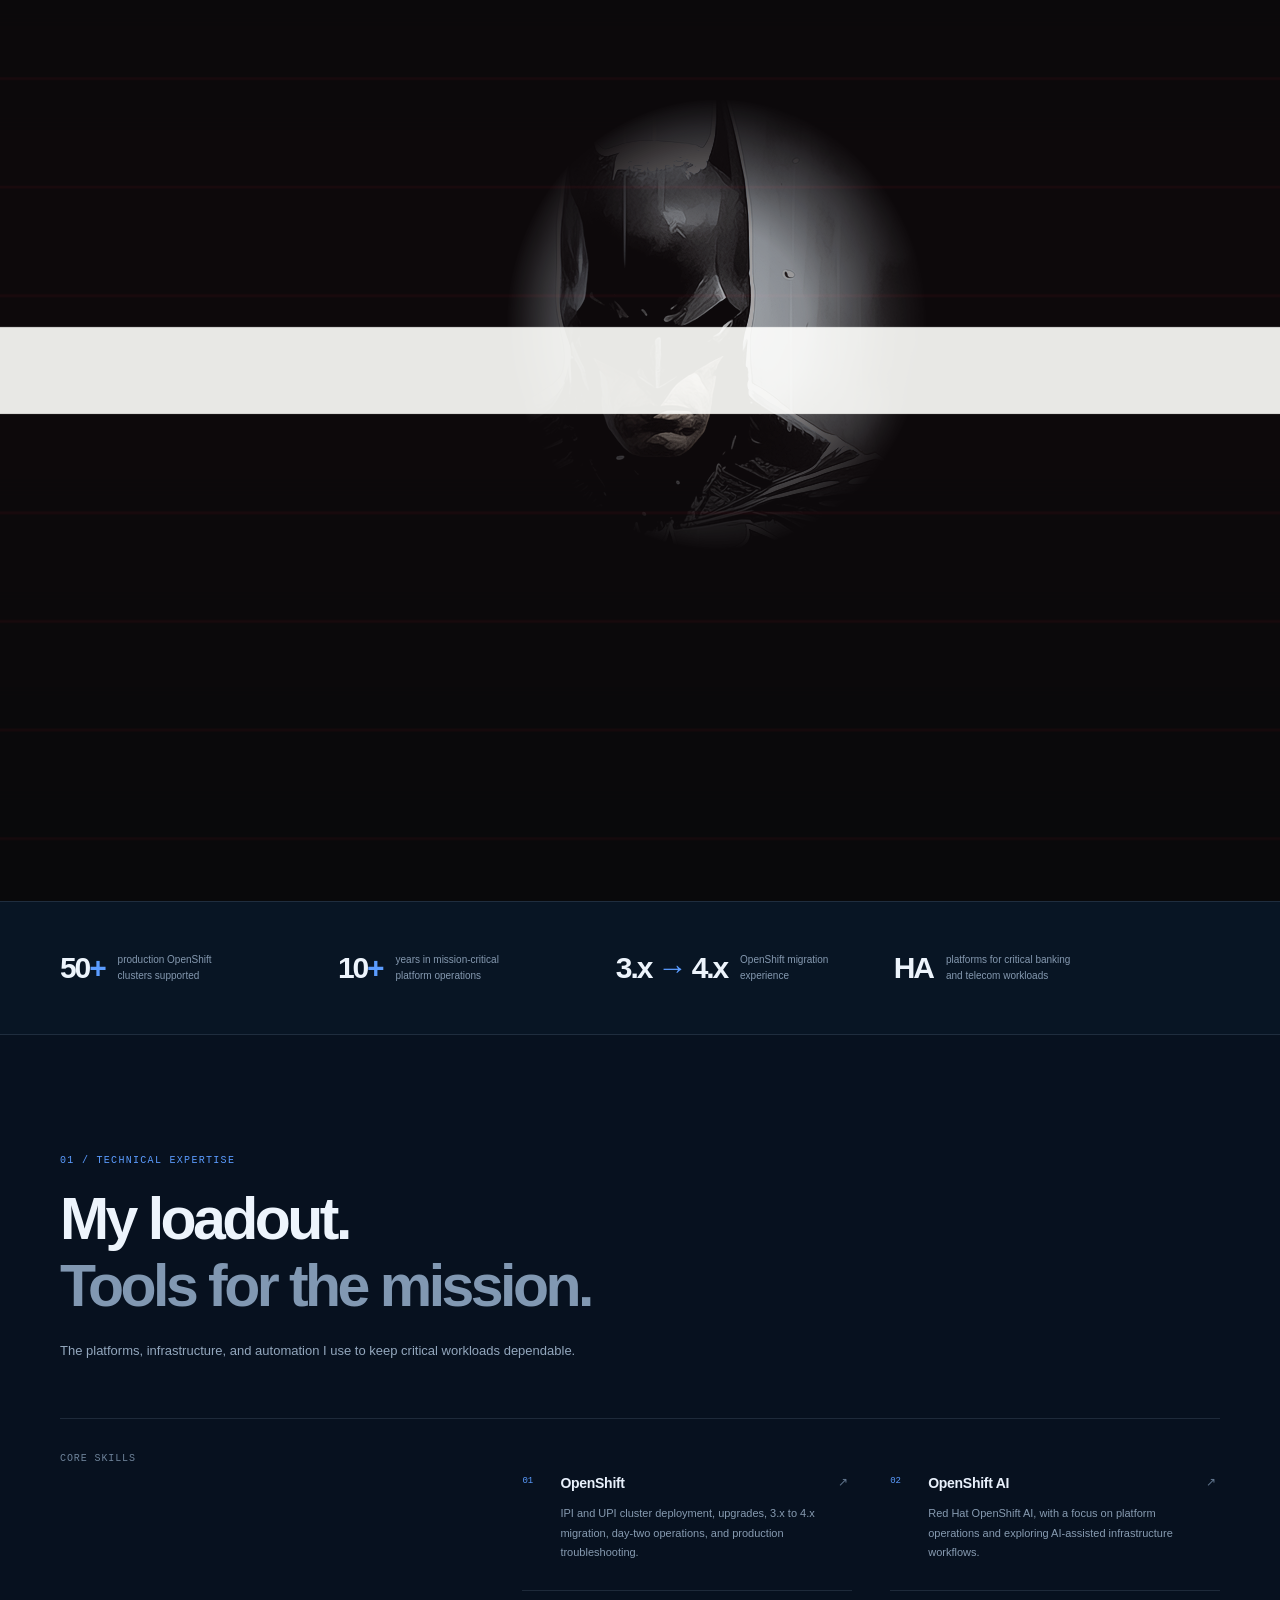
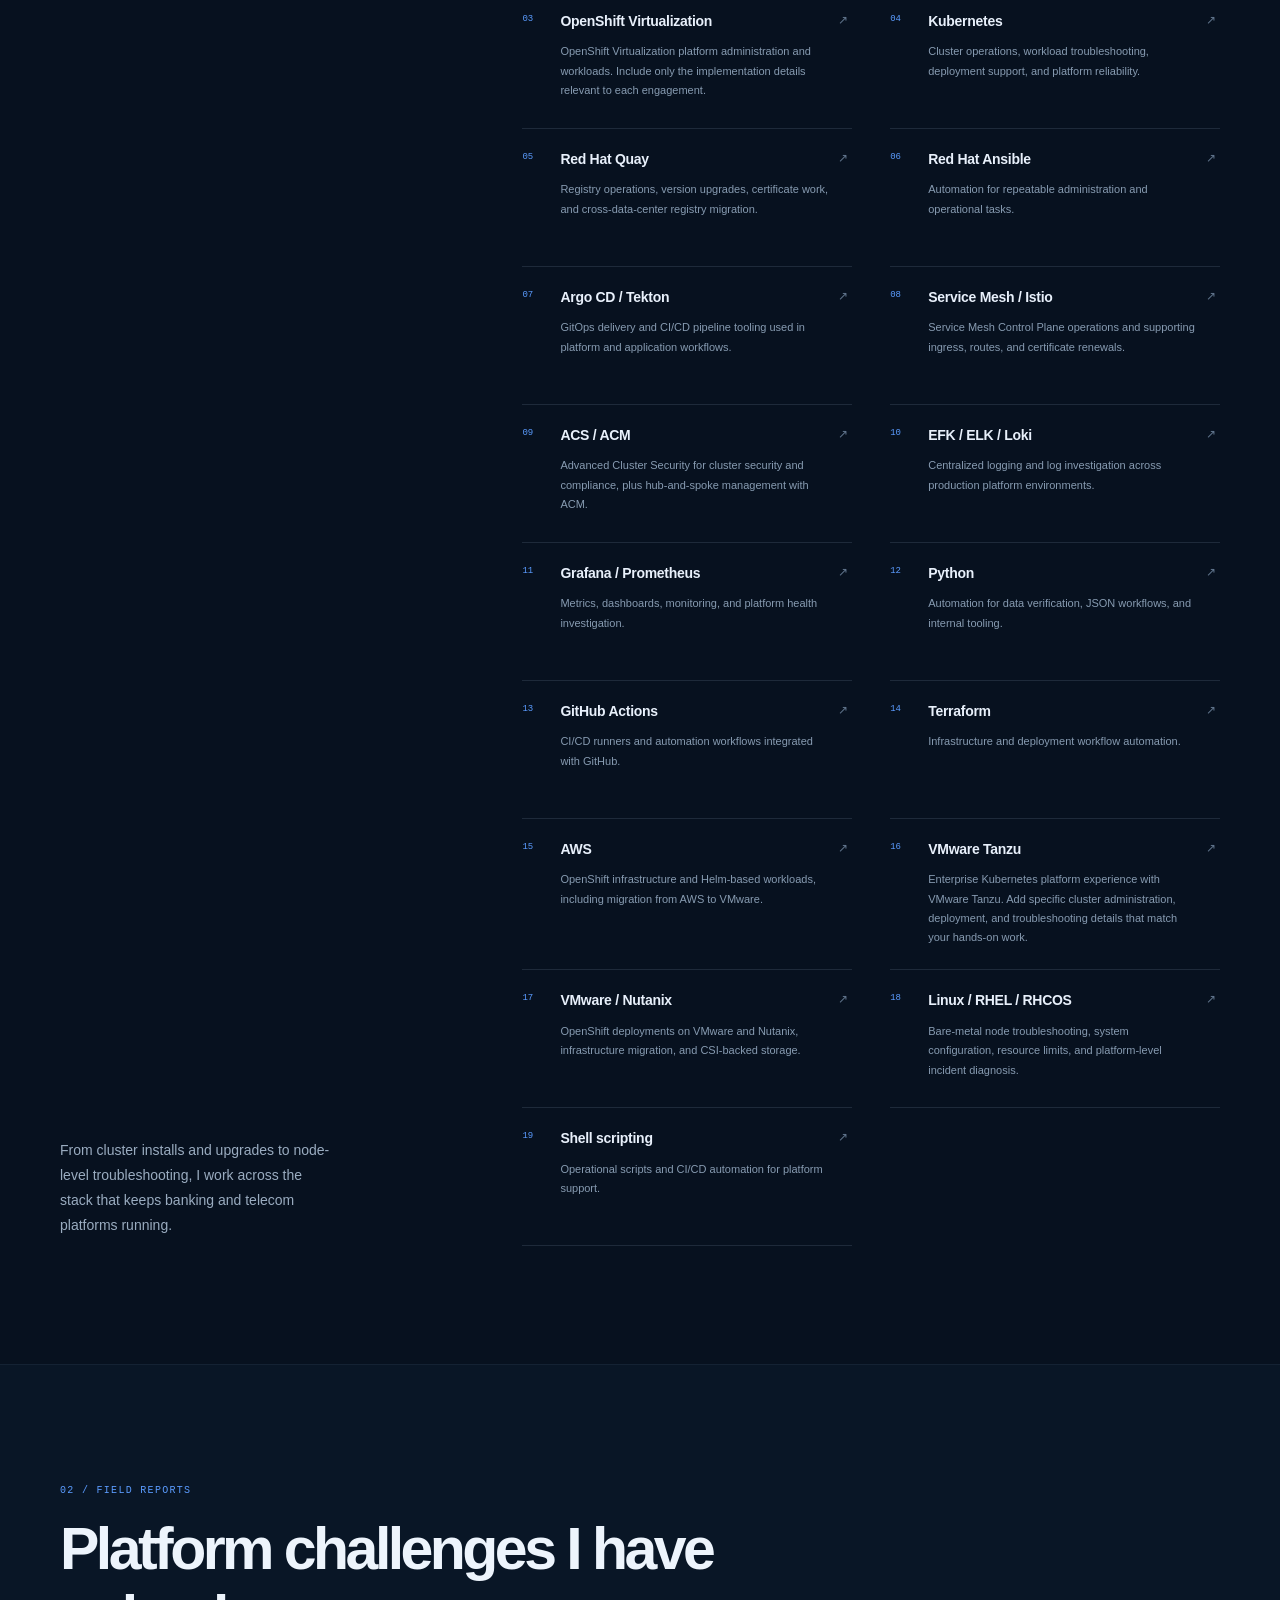
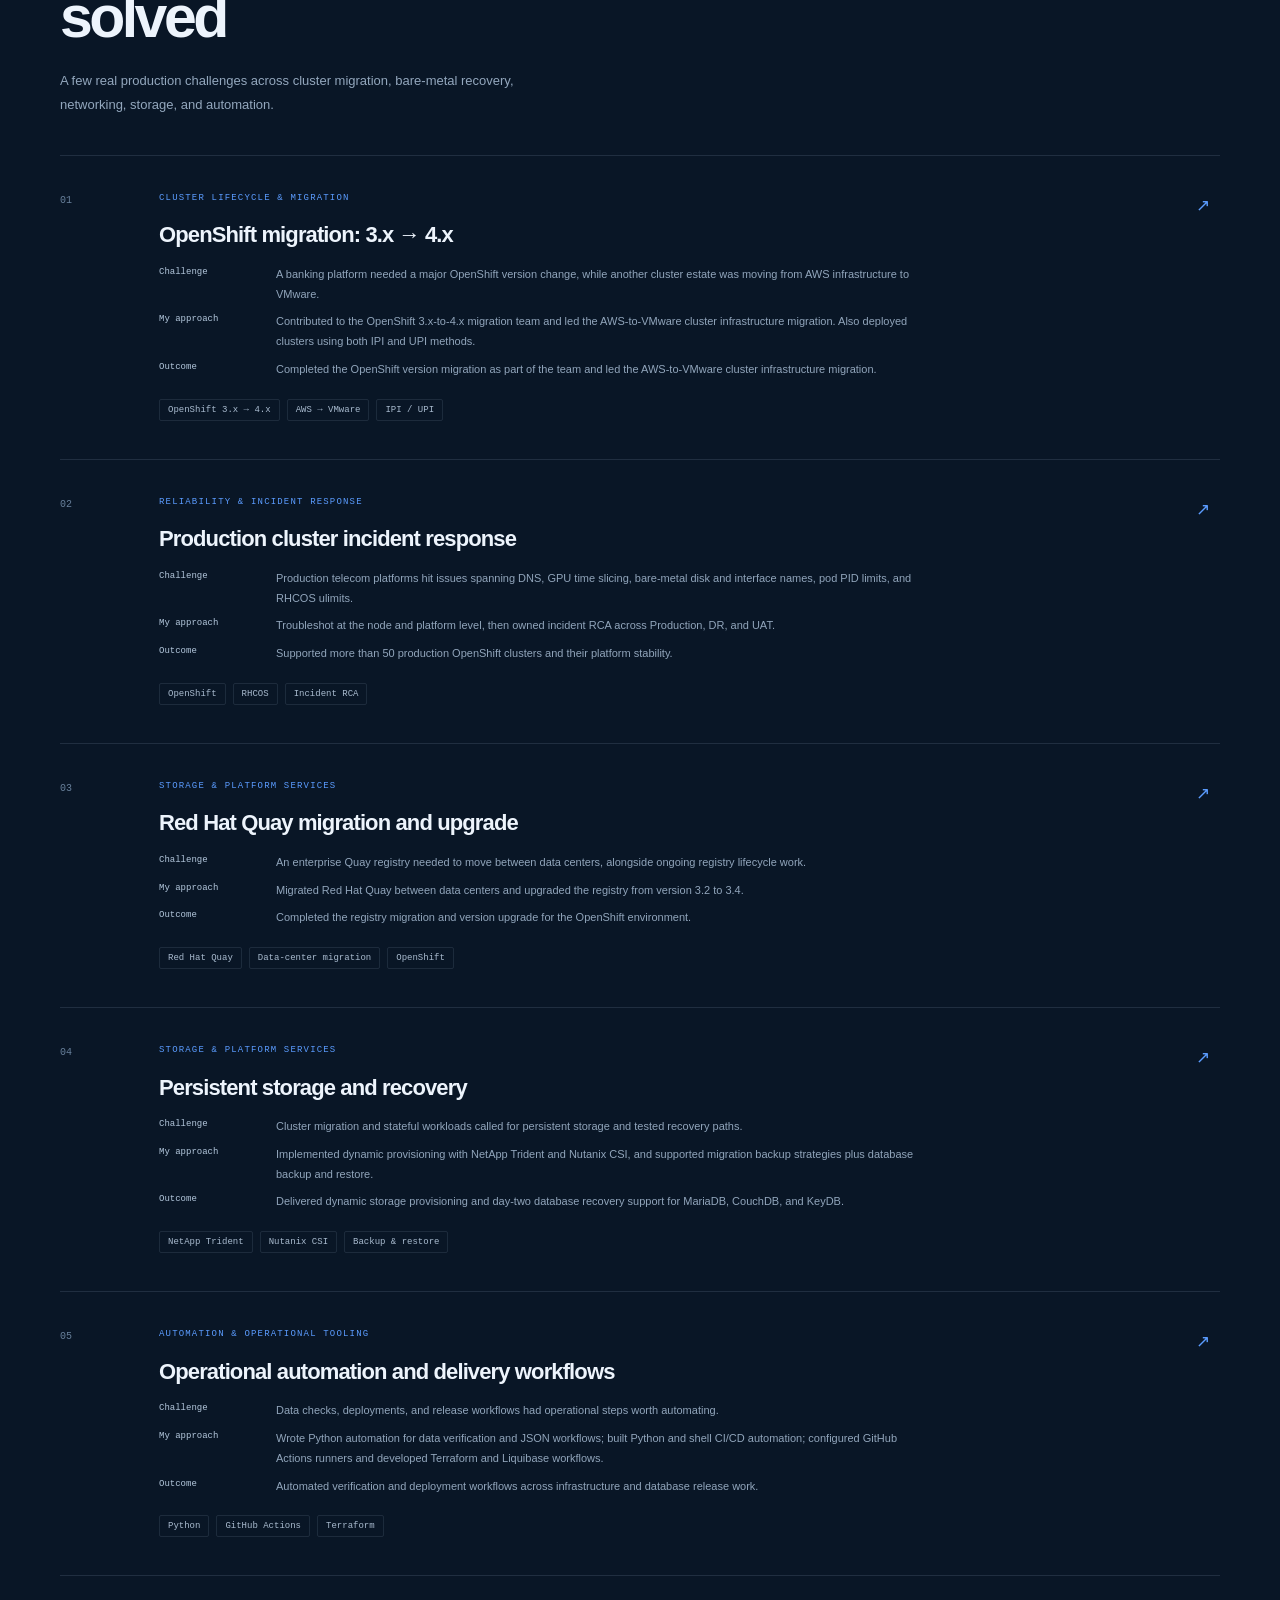
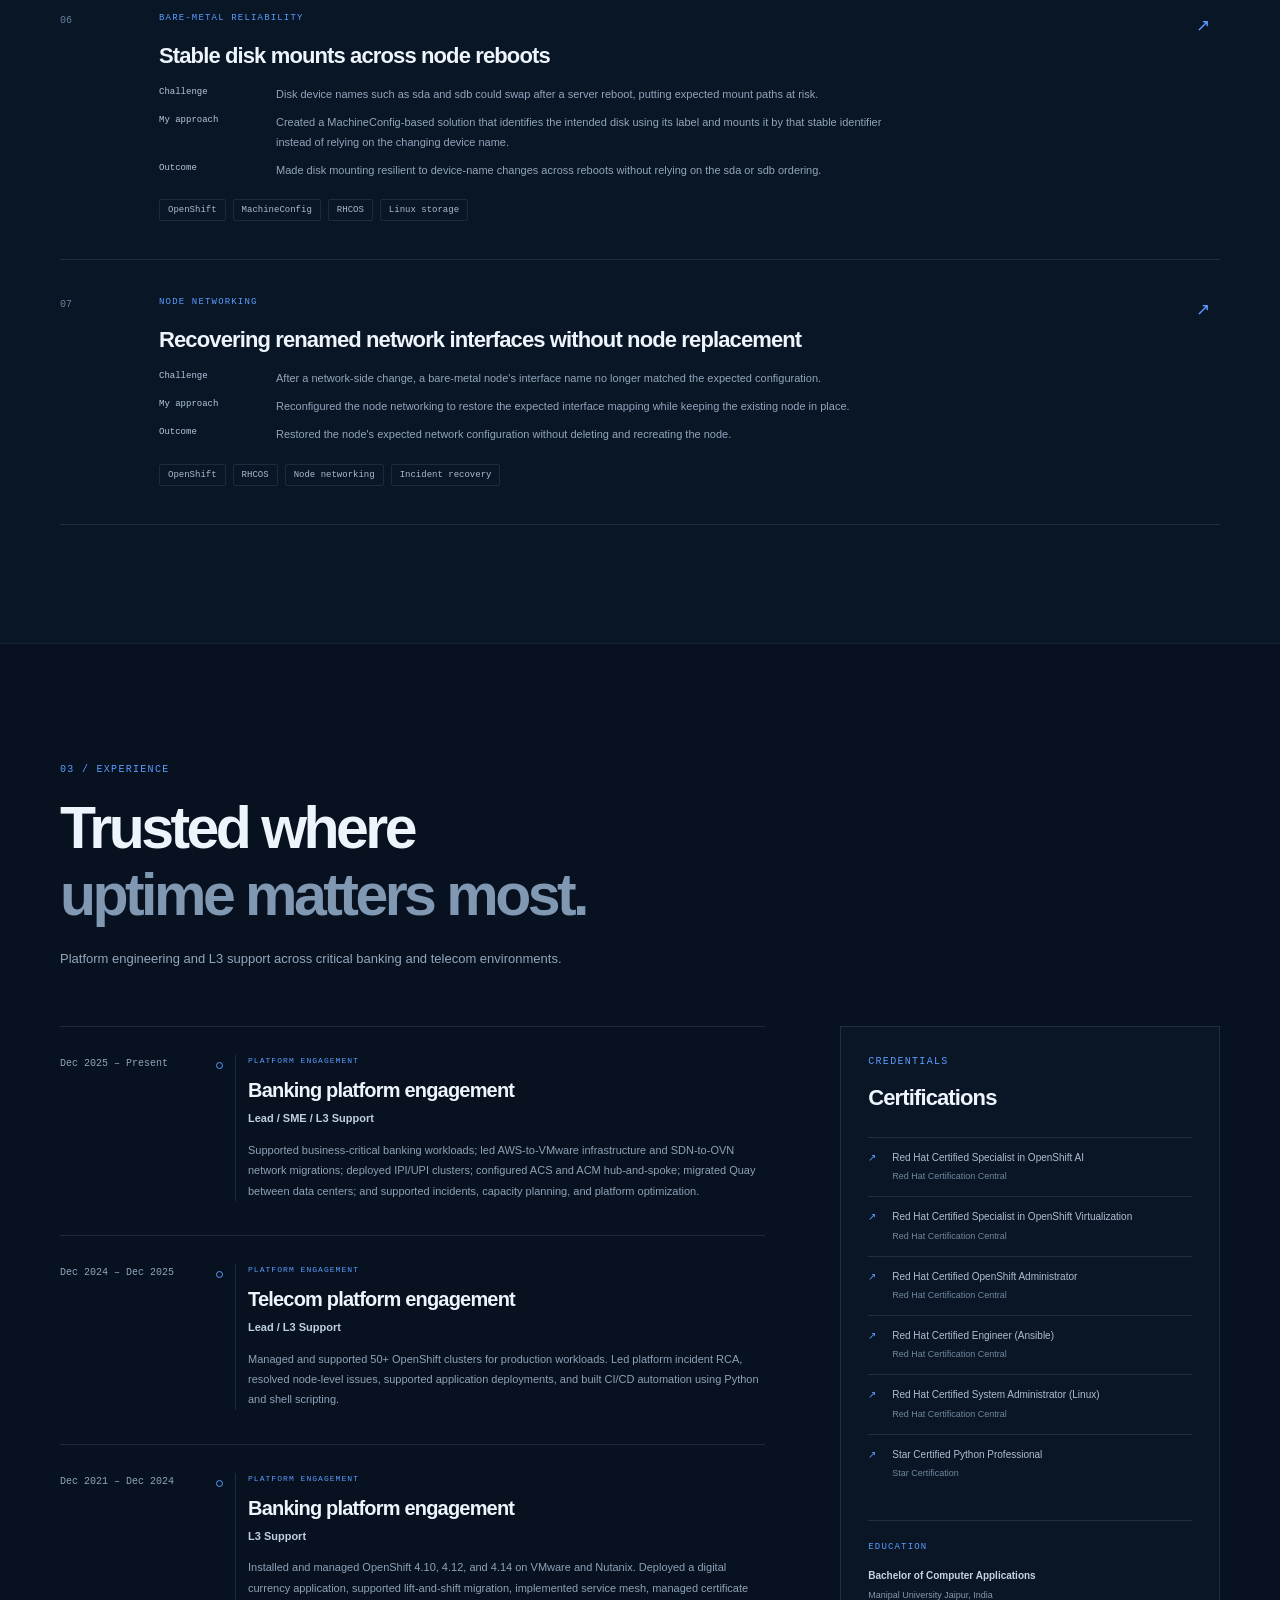
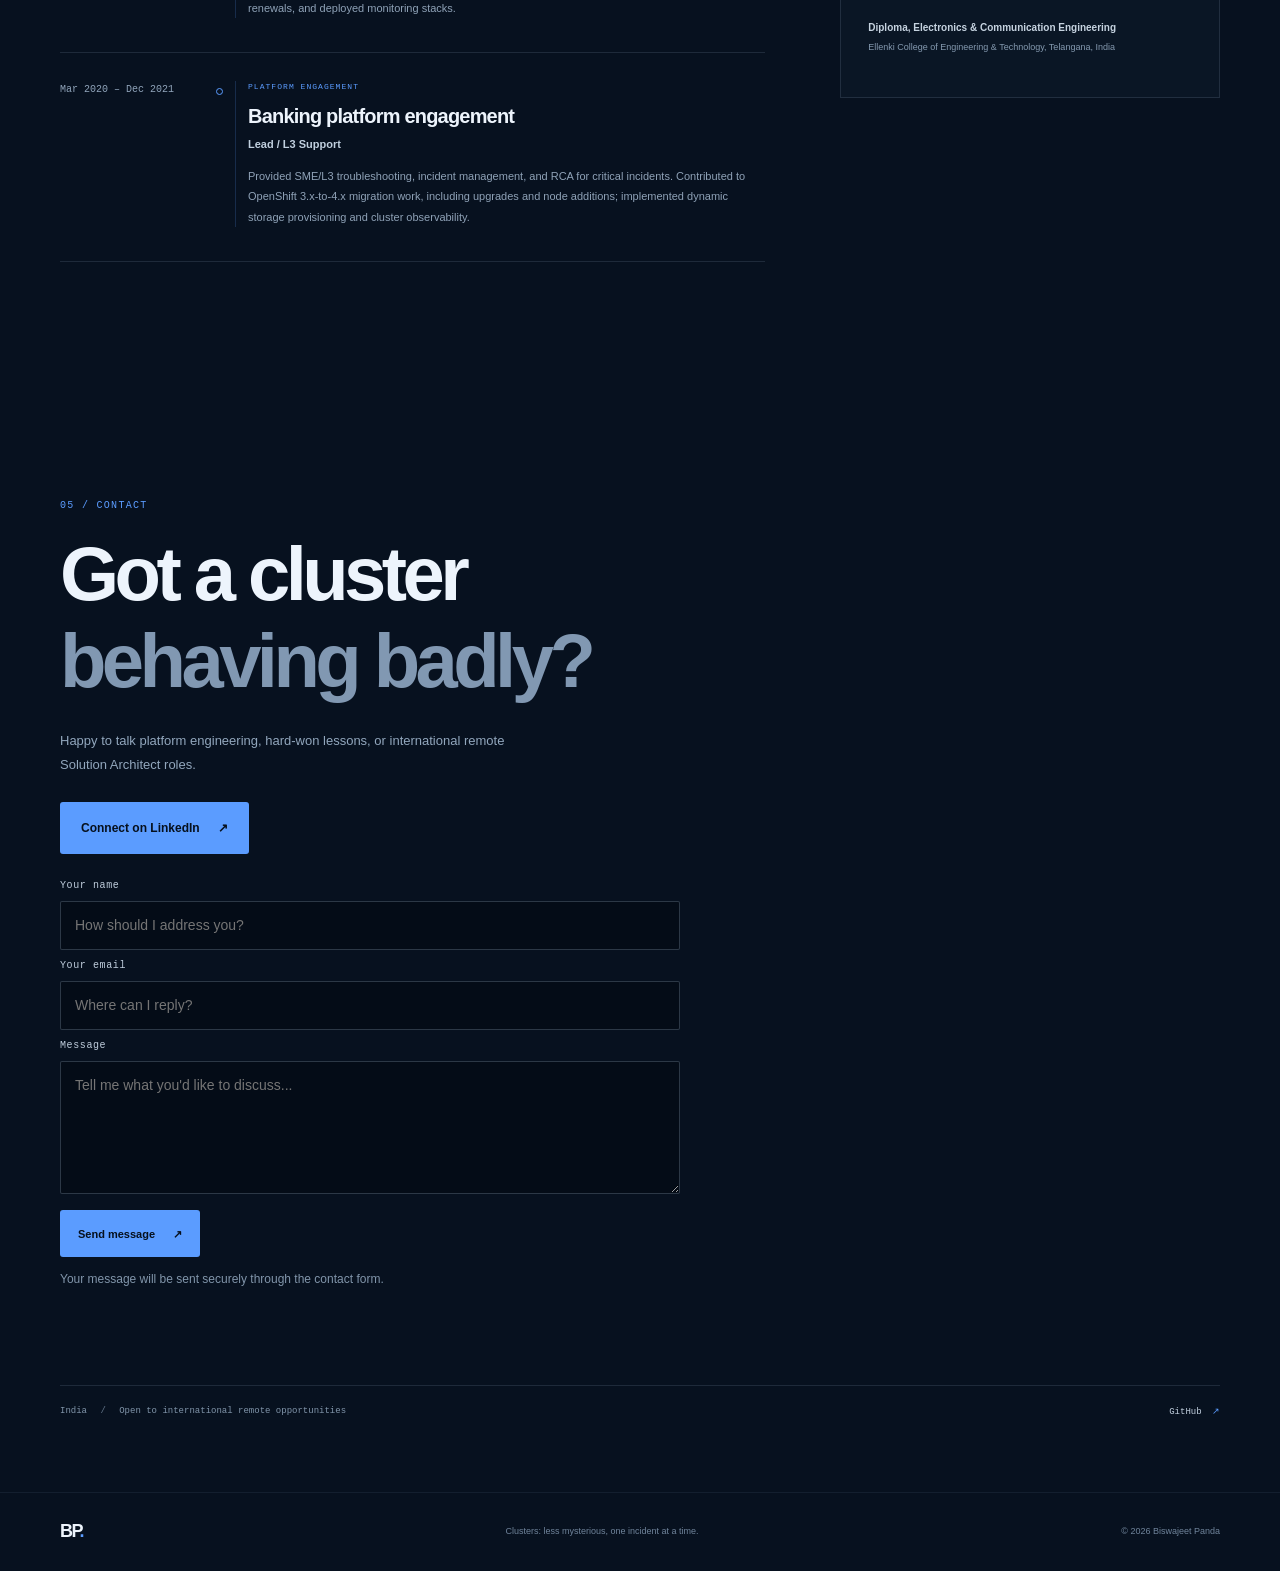
<file: index.html>
<!doctype html>
<html lang="en">
  <head>
    <meta charset="utf-8">
    <meta name="viewport" content="width=device-width, initial-scale=1">
    <meta name="theme-color" content="#07111f">
    <meta name="description" content="Biswajeet Panda | Solution Architect specializing in Red Hat OpenShift, Kubernetes, and platform engineering. OpenShift platforms for critical applications, reliable migrations, and calmer incident calls.">
    <meta property="og:type" content="website">
    <meta property="og:title" content="Biswajeet Panda | Solution Architect">
    <meta property="og:description" content="OpenShift platforms for critical applications, reliable migrations, and calmer incident calls.">
    <title>Biswajeet Panda | SHADOW ARCHITECT | OpenShift &amp; Platform Engineering</title>
    <link rel="preconnect" href="https://fonts.googleapis.com">
    <link rel="preconnect" href="https://fonts.gstatic.com" crossorigin>
    <link href="https://fonts.googleapis.com/css2?family=Bebas+Neue&amp;display=swap" rel="stylesheet">
    <link rel="stylesheet" href="style.css">
    <script src="script.js" defer></script>
  </head>
  <body>
    <a class="skip-link" href="#main">Skip to content</a>
    <header class="site-header">
      <nav class="nav-shell" aria-label="Main navigation">
        <a class="wordmark" href="#home" aria-label="Biswajeet Panda, home">BP<span>.</span></a>
        <button class="menu-toggle" type="button" aria-expanded="false" aria-controls="primary-navigation">
          <span class="menu-toggle-label">Menu</span>
          <span class="menu-icon" aria-hidden="true"><i></i><i></i></span>
        </button>
        <div class="nav-links" id="primary-navigation">
          <a href="#expertise">Expertise</a>
          <a href="#work">Selected work</a>
          <a href="#experience">Experience</a>
          <a class="nav-contact" href="#contact">Connect <span aria-hidden="true">↗</span></a>
        </div>
      </nav>
    </header>

    <main id="main">
      <section class="hero" id="home" aria-labelledby="hero-title">
        <div class="hero-image-layer" aria-hidden="true">
          <img class="hero-image" src="assets/batman-8510022_1280.png" alt="">
          <div class="hero-atmosphere"></div>
          <canvas class="hero-rain" id="hero-rain" aria-hidden="true"></canvas>
          <div class="hero-lightning" aria-hidden="true">
            <svg class="lightning-bolt" viewBox="0 0 260 620" preserveAspectRatio="none" aria-hidden="true">
              <path class="bolt-branch" d="M126 10 L96 122 L118 116 L66 236 L102 218 L38 365 L88 333 L65 458" />
              <path class="bolt-main" d="M126 10 L96 122 L142 105 L105 226 L157 194 L112 330 L161 290 L136 424 L174 390 L160 552" />
              <path class="bolt-core" d="M126 10 L96 122 L142 105 L105 226 L157 194 L112 330 L161 290 L136 424 L174 390 L160 552" />
            </svg>
          </div>
        </div>
        <div class="hero-content">
          <div class="hero-copy reveal">
            <p class="eyebrow"><span class="status-dot"></span> THE MAN BEHIND THE MASK</p>
            <p class="hero-kicker">SYSTEMS AFTER DARK <span aria-hidden="true">/</span> 01:17 AM</p>
            <h1 id="hero-title"><span class="name-red">Biswa</span>jeet Panda<span class="hero-period">.</span></h1>
            <p class="hero-descriptor">Solution Architect <span aria-hidden="true">|</span> OpenShift &amp; Platform Engineering</p>
            <p class="hero-intro">Hey, I’m Biswajeet. I work with OpenShift platforms running critical applications. My focus is keeping clusters reliable, migrations controlled, and production incidents from becoming everyone’s evening plan.</p>
            <p class="hero-tagline">I like my clusters stable and my incident calls short.</p>
            <div class="hero-actions">
              <a class="button button-quiet" href="Biswajeet_Panda_Solution_Architect_Resume.docx" download>Download resume <span aria-hidden="true">↓</span></a>
              <a class="button button-quiet" href="#work">View my work <span aria-hidden="true">↘</span></a>
              <a class="button button-primary" href="#contact">Connect <span aria-hidden="true">↗</span></a>
            </div>
            <p class="explore-hint" id="explore-hint" aria-live="polite">Move your cursor to reveal the truth.</p>
            <p class="hero-note">Open to international remote opportunities. Based in India.</p>
          </div>
        </div>
        <div class="hero-footer">
          <span>10+ years in platform operations</span>
          <span>Banking &amp; telecom environments</span>
          <a href="#expertise">What I work on <span aria-hidden="true">↓</span></a>
        </div>
      </section>
      <canvas class="hero-opening-mask" id="hero-opening-mask" aria-hidden="true"></canvas>
      <img class="opening-face-teaser" src="assets/batman-8510022_1280.png" alt="" aria-hidden="true">
      <div class="opening-accessible-copy">
        <p>Gotham, after dark.</p>
        <h2>The man behind the mask</h2>
        <p>Move your cursor to reveal the truth.</p>
        <p>Night Watch, 01:17 AM.</p>
      </div>

      <section class="proof-strip" aria-label="Career highlights">
        <div class="section-wrap proof-grid">
          <div><strong>50<span>+</span></strong><span>production OpenShift<br>clusters supported</span></div>
          <div><strong>10<span>+</span></strong><span>years in mission-critical<br>platform operations</span></div>
          <div><strong>3.x <span>→</span> 4.x</strong><span>OpenShift migration<br>experience</span></div>
          <div><strong>HA</strong><span>platforms for critical banking<br>and telecom workloads</span></div>
        </div>
      </section>

      <section class="section-wrap section-block" id="expertise" aria-labelledby="expertise-title">
        <div class="section-heading reveal">
          <p class="eyebrow">01 / TECHNICAL EXPERTISE</p>
          <h2 id="expertise-title">My loadout.<br><span>Tools for the mission.</span></h2>
          <p class="section-lede">The platforms, infrastructure, and automation I use to keep critical workloads dependable.</p>
        </div>
        <div class="expertise-layout reveal">
          <div class="expertise-intro">
            <span class="index-mark">CORE SKILLS</span>
            <p>From cluster installs and upgrades to node-level troubleshooting, I work across the stack that keeps banking and telecom platforms running.</p>
          </div>
          <div class="expertise-list" id="expertise-list">
            <article class="expertise-item"><span class="item-number">01</span><div><h3>OpenShift</h3><p>IPI and UPI cluster deployment, upgrades, 3.x to 4.x migration, day-two operations, and production troubleshooting.</p></div><span class="item-arrow" aria-hidden="true">↗</span></article>
            <article class="expertise-item"><span class="item-number">02</span><div><h3>OpenShift AI</h3><p>Red Hat OpenShift AI, with a focus on platform operations and exploring AI-assisted infrastructure workflows.</p></div><span class="item-arrow" aria-hidden="true">↗</span></article>
            <article class="expertise-item"><span class="item-number">03</span><div><h3>OpenShift Virtualization</h3><p>OpenShift Virtualization platform administration and workloads. Include only the implementation details relevant to each engagement.</p></div><span class="item-arrow" aria-hidden="true">↗</span></article>
            <article class="expertise-item"><span class="item-number">04</span><div><h3>Kubernetes</h3><p>Cluster operations, workload troubleshooting, deployment support, and platform reliability.</p></div><span class="item-arrow" aria-hidden="true">↗</span></article>
            <article class="expertise-item"><span class="item-number">05</span><div><h3>Red Hat Quay</h3><p>Registry operations, version upgrades, certificate work, and cross-data-center registry migration.</p></div><span class="item-arrow" aria-hidden="true">↗</span></article>
            <article class="expertise-item"><span class="item-number">06</span><div><h3>Red Hat Ansible</h3><p>Automation for repeatable administration and operational tasks.</p></div><span class="item-arrow" aria-hidden="true">↗</span></article>
            <article class="expertise-item"><span class="item-number">07</span><div><h3>Argo CD / Tekton</h3><p>GitOps delivery and CI/CD pipeline tooling used in platform and application workflows.</p></div><span class="item-arrow" aria-hidden="true">↗</span></article>
            <article class="expertise-item"><span class="item-number">08</span><div><h3>Service Mesh / Istio</h3><p>Service Mesh Control Plane operations and supporting ingress, routes, and certificate renewals.</p></div><span class="item-arrow" aria-hidden="true">↗</span></article>
            <article class="expertise-item"><span class="item-number">09</span><div><h3>ACS / ACM</h3><p>Advanced Cluster Security for cluster security and compliance, plus hub-and-spoke management with ACM.</p></div><span class="item-arrow" aria-hidden="true">↗</span></article>
            <article class="expertise-item"><span class="item-number">10</span><div><h3>EFK / ELK / Loki</h3><p>Centralized logging and log investigation across production platform environments.</p></div><span class="item-arrow" aria-hidden="true">↗</span></article>
            <article class="expertise-item"><span class="item-number">11</span><div><h3>Grafana / Prometheus</h3><p>Metrics, dashboards, monitoring, and platform health investigation.</p></div><span class="item-arrow" aria-hidden="true">↗</span></article>
            <article class="expertise-item"><span class="item-number">12</span><div><h3>Python</h3><p>Automation for data verification, JSON workflows, and internal tooling.</p></div><span class="item-arrow" aria-hidden="true">↗</span></article>
            <article class="expertise-item"><span class="item-number">13</span><div><h3>GitHub Actions</h3><p>CI/CD runners and automation workflows integrated with GitHub.</p></div><span class="item-arrow" aria-hidden="true">↗</span></article>
            <article class="expertise-item"><span class="item-number">14</span><div><h3>Terraform</h3><p>Infrastructure and deployment workflow automation.</p></div><span class="item-arrow" aria-hidden="true">↗</span></article>
            <article class="expertise-item"><span class="item-number">15</span><div><h3>AWS</h3><p>OpenShift infrastructure and Helm-based workloads, including migration from AWS to VMware.</p></div><span class="item-arrow" aria-hidden="true">↗</span></article>
            <article class="expertise-item"><span class="item-number">16</span><div><h3>VMware Tanzu</h3><p>Enterprise Kubernetes platform experience with VMware Tanzu. Add specific cluster administration, deployment, and troubleshooting details that match your hands-on work.</p></div><span class="item-arrow" aria-hidden="true">↗</span></article>
            <article class="expertise-item"><span class="item-number">17</span><div><h3>VMware / Nutanix</h3><p>OpenShift deployments on VMware and Nutanix, infrastructure migration, and CSI-backed storage.</p></div><span class="item-arrow" aria-hidden="true">↗</span></article>
            <article class="expertise-item"><span class="item-number">18</span><div><h3>Linux / RHEL / RHCOS</h3><p>Bare-metal node troubleshooting, system configuration, resource limits, and platform-level incident diagnosis.</p></div><span class="item-arrow" aria-hidden="true">↗</span></article>
            <article class="expertise-item"><span class="item-number">19</span><div><h3>Shell scripting</h3><p>Operational scripts and CI/CD automation for platform support.</p></div><span class="item-arrow" aria-hidden="true">↗</span></article>
          </div>
        </div>
      </section>

      <section class="work-section" id="work" aria-labelledby="work-title">
        <div class="section-wrap section-block">
          <div class="section-heading work-heading reveal">
            <p class="eyebrow">02 / FIELD REPORTS</p>
            <h2 id="work-title">Platform challenges I have solved</h2>
            <p class="section-lede">A few real production challenges across cluster migration, bare-metal recovery, networking, storage, and automation.</p>
          </div>
          <div class="project-list" id="project-list">
            <article class="project-item reveal">
              <span class="project-number">01</span><div class="project-main">
                <p class="eyebrow">CLUSTER LIFECYCLE &amp; MIGRATION</p><h3>OpenShift migration: 3.x → 4.x</h3>
                <dl class="project-story"><div><dt>Challenge</dt><dd>A banking platform needed a major OpenShift version change, while another cluster estate was moving from AWS infrastructure to VMware.</dd></div><div><dt>My approach</dt><dd>Contributed to the OpenShift 3.x-to-4.x migration team and led the AWS-to-VMware cluster infrastructure migration. Also deployed clusters using both IPI and UPI methods.</dd></div><div><dt>Outcome</dt><dd>Completed the OpenShift version migration as part of the team and led the AWS-to-VMware cluster infrastructure migration.</dd></div></dl>
                <ul class="tag-list" aria-label="Technologies and focus areas"><li>OpenShift 3.x → 4.x</li><li>AWS → VMware</li><li>IPI / UPI</li></ul>
              </div><span class="project-mark" aria-hidden="true">↗</span>
            </article>
            <article class="project-item reveal">
              <span class="project-number">02</span><div class="project-main">
                <p class="eyebrow">RELIABILITY &amp; INCIDENT RESPONSE</p><h3>Production cluster incident response</h3>
                <dl class="project-story"><div><dt>Challenge</dt><dd>Production telecom platforms hit issues spanning DNS, GPU time slicing, bare-metal disk and interface names, pod PID limits, and RHCOS ulimits.</dd></div><div><dt>My approach</dt><dd>Troubleshot at the node and platform level, then owned incident RCA across Production, DR, and UAT.</dd></div><div><dt>Outcome</dt><dd>Supported more than 50 production OpenShift clusters and their platform stability.</dd></div></dl>
                <ul class="tag-list" aria-label="Technologies and focus areas"><li>OpenShift</li><li>RHCOS</li><li>Incident RCA</li></ul>
              </div><span class="project-mark" aria-hidden="true">↗</span>
            </article>
            <article class="project-item reveal">
              <span class="project-number">03</span><div class="project-main">
                <p class="eyebrow">STORAGE &amp; PLATFORM SERVICES</p><h3>Red Hat Quay migration and upgrade</h3>
                <dl class="project-story"><div><dt>Challenge</dt><dd>An enterprise Quay registry needed to move between data centers, alongside ongoing registry lifecycle work.</dd></div><div><dt>My approach</dt><dd>Migrated Red Hat Quay between data centers and upgraded the registry from version 3.2 to 3.4.</dd></div><div><dt>Outcome</dt><dd>Completed the registry migration and version upgrade for the OpenShift environment.</dd></div></dl>
                <ul class="tag-list" aria-label="Technologies and focus areas"><li>Red Hat Quay</li><li>Data-center migration</li><li>OpenShift</li></ul>
              </div><span class="project-mark" aria-hidden="true">↗</span>
            </article>
            <article class="project-item reveal">
              <span class="project-number">04</span><div class="project-main">
                <p class="eyebrow">STORAGE &amp; PLATFORM SERVICES</p><h3>Persistent storage and recovery</h3>
                <dl class="project-story"><div><dt>Challenge</dt><dd>Cluster migration and stateful workloads called for persistent storage and tested recovery paths.</dd></div><div><dt>My approach</dt><dd>Implemented dynamic provisioning with NetApp Trident and Nutanix CSI, and supported migration backup strategies plus database backup and restore.</dd></div><div><dt>Outcome</dt><dd>Delivered dynamic storage provisioning and day-two database recovery support for MariaDB, CouchDB, and KeyDB.</dd></div></dl>
                <ul class="tag-list" aria-label="Technologies and focus areas"><li>NetApp Trident</li><li>Nutanix CSI</li><li>Backup &amp; restore</li></ul>
              </div><span class="project-mark" aria-hidden="true">↗</span>
            </article>
            <article class="project-item reveal">
              <span class="project-number">05</span><div class="project-main">
                <p class="eyebrow">AUTOMATION &amp; OPERATIONAL TOOLING</p><h3>Operational automation and delivery workflows</h3>
                <dl class="project-story"><div><dt>Challenge</dt><dd>Data checks, deployments, and release workflows had operational steps worth automating.</dd></div><div><dt>My approach</dt><dd>Wrote Python automation for data verification and JSON workflows; built Python and shell CI/CD automation; configured GitHub Actions runners and developed Terraform and Liquibase workflows.</dd></div><div><dt>Outcome</dt><dd>Automated verification and deployment workflows across infrastructure and database release work.</dd></div></dl>
                <ul class="tag-list" aria-label="Technologies and focus areas"><li>Python</li><li>GitHub Actions</li><li>Terraform</li></ul>
              </div><span class="project-mark" aria-hidden="true">↗</span>
            </article>
            <article class="project-item reveal">
              <span class="project-number">06</span><div class="project-main">
                <p class="eyebrow">BARE-METAL RELIABILITY</p><h3>Stable disk mounts across node reboots</h3>
                <dl class="project-story"><div><dt>Challenge</dt><dd>Disk device names such as sda and sdb could swap after a server reboot, putting expected mount paths at risk.</dd></div><div><dt>My approach</dt><dd>Created a MachineConfig-based solution that identifies the intended disk using its label and mounts it by that stable identifier instead of relying on the changing device name.</dd></div><div><dt>Outcome</dt><dd>Made disk mounting resilient to device-name changes across reboots without relying on the sda or sdb ordering.</dd></div></dl>
                <ul class="tag-list" aria-label="Technologies and focus areas"><li>OpenShift</li><li>MachineConfig</li><li>RHCOS</li><li>Linux storage</li></ul>
              </div><span class="project-mark" aria-hidden="true">↗</span>
            </article>
            <article class="project-item reveal">
              <span class="project-number">07</span><div class="project-main">
                <p class="eyebrow">NODE NETWORKING</p><h3>Recovering renamed network interfaces without node replacement</h3>
                <dl class="project-story"><div><dt>Challenge</dt><dd>After a network-side change, a bare-metal node's interface name no longer matched the expected configuration.</dd></div><div><dt>My approach</dt><dd>Reconfigured the node networking to restore the expected interface mapping while keeping the existing node in place.</dd></div><div><dt>Outcome</dt><dd>Restored the node's expected network configuration without deleting and recreating the node.</dd></div></dl>
                <ul class="tag-list" aria-label="Technologies and focus areas"><li>OpenShift</li><li>RHCOS</li><li>Node networking</li><li>Incident recovery</li></ul>
              </div><span class="project-mark" aria-hidden="true">↗</span>
            </article>
          </div>
        </div>
      </section>

      <section class="section-wrap section-block" id="experience" aria-labelledby="experience-title">
        <div class="section-heading reveal">
          <p class="eyebrow">03 / EXPERIENCE</p>
          <h2 id="experience-title">Trusted where<br><span>uptime matters most.</span></h2>
          <p class="section-lede">Platform engineering and L3 support across critical banking and telecom environments.</p>
        </div>
        <div class="experience-layout">
          <div class="experience-timeline" id="experience-list">
            <article class="experience-item reveal"><div class="experience-meta"><span>Dec 2025 – Present</span><span class="timeline-dot" aria-hidden="true"></span></div><div class="experience-content"><p class="eyebrow">PLATFORM ENGAGEMENT</p><h3>Banking platform engagement</h3><p class="role-title">Lead / SME / L3 Support</p><p>Supported business-critical banking workloads; led AWS-to-VMware infrastructure and SDN-to-OVN network migrations; deployed IPI/UPI clusters; configured ACS and ACM hub-and-spoke; migrated Quay between data centers; and supported incidents, capacity planning, and platform optimization.</p></div></article>
            <article class="experience-item reveal"><div class="experience-meta"><span>Dec 2024 – Dec 2025</span><span class="timeline-dot" aria-hidden="true"></span></div><div class="experience-content"><p class="eyebrow">PLATFORM ENGAGEMENT</p><h3>Telecom platform engagement</h3><p class="role-title">Lead / L3 Support</p><p>Managed and supported 50+ OpenShift clusters for production workloads. Led platform incident RCA, resolved node-level issues, supported application deployments, and built CI/CD automation using Python and shell scripting.</p></div></article>
            <article class="experience-item reveal"><div class="experience-meta"><span>Dec 2021 – Dec 2024</span><span class="timeline-dot" aria-hidden="true"></span></div><div class="experience-content"><p class="eyebrow">PLATFORM ENGAGEMENT</p><h3>Banking platform engagement</h3><p class="role-title">L3 Support</p><p>Installed and managed OpenShift 4.10, 4.12, and 4.14 on VMware and Nutanix. Deployed a digital currency application, supported lift-and-shift migration, implemented service mesh, managed certificate renewals, and deployed monitoring stacks.</p></div></article>
            <article class="experience-item reveal"><div class="experience-meta"><span>Mar 2020 – Dec 2021</span><span class="timeline-dot" aria-hidden="true"></span></div><div class="experience-content"><p class="eyebrow">PLATFORM ENGAGEMENT</p><h3>Banking platform engagement</h3><p class="role-title">Lead / L3 Support</p><p>Provided SME/L3 troubleshooting, incident management, and RCA for critical incidents. Contributed to OpenShift 3.x-to-4.x migration work, including upgrades and node additions; implemented dynamic storage provisioning and cluster observability.</p></div></article>
          </div>
          <aside class="credentials-panel reveal">
            <p class="eyebrow">CREDENTIALS</p>
            <h3>Certifications</h3>
            <div id="certification-list">
              <p class="certification-item"><span aria-hidden="true">↗</span><span class="certification-name">Red Hat Certified Specialist in OpenShift AI<small>Red Hat Certification Central</small></span></p>
              <p class="certification-item"><span aria-hidden="true">↗</span><span class="certification-name">Red Hat Certified Specialist in OpenShift Virtualization<small>Red Hat Certification Central</small></span></p>
              <p class="certification-item"><span aria-hidden="true">↗</span><span class="certification-name">Red Hat Certified OpenShift Administrator<small>Red Hat Certification Central</small></span></p>
              <p class="certification-item"><span aria-hidden="true">↗</span><span class="certification-name">Red Hat Certified Engineer (Ansible)<small>Red Hat Certification Central</small></span></p>
              <p class="certification-item"><span aria-hidden="true">↗</span><span class="certification-name">Red Hat Certified System Administrator (Linux)<small>Red Hat Certification Central</small></span></p>
              <p class="certification-item"><span aria-hidden="true">↗</span><span class="certification-name">Star Certified Python Professional<small>Star Certification</small></span></p>
            </div>
            <div class="education-block">
              <p class="eyebrow">EDUCATION</p>
              <p><strong>Bachelor of Computer Applications</strong><span>Manipal University Jaipur, India</span></p>
              <p><strong>Diploma, Electronics &amp; Communication Engineering</strong><span>Ellenki College of Engineering &amp; Technology, Telangana, India</span></p>
            </div>
          </aside>
        </div>
      </section>


      <section class="section-wrap contact-section" id="contact" aria-labelledby="contact-title">
        <div class="contact-top reveal">
          <p class="eyebrow">05 / CONTACT</p>
          <h2 id="contact-title">Got a cluster<br><span>behaving badly?</span></h2>
          <p>Happy to talk platform engineering, hard-won lessons, or international remote Solution Architect roles.</p>
          <div class="contact-primary" id="contact-linkedin"><span class="button button-primary button-unavailable" aria-disabled="true">Connect on LinkedIn <span aria-hidden="true">↗</span></span><small class="link-config-note">Add your LinkedIn profile URL in <code>script.js</code> to enable this link.</small></div>
          <form class="private-contact-form" id="private-contact-form" action="https://api.web3forms.com/submit" method="POST">
            <input type="hidden" name="access_key" value="d4896a4c-1364-4f9a-91f2-86d90e492519">
            <label for="contact-name">Your name</label>
            <input id="contact-name" name="name" type="text" autocomplete="name" maxlength="100" required placeholder="How should I address you?">
            <label for="contact-reply">Your email</label>
            <input id="contact-reply" name="email" type="email" autocomplete="email" maxlength="254" required placeholder="Where can I reply?">
            <label for="contact-message">Message</label>
            <textarea id="contact-message" name="message" rows="5" maxlength="5000" required placeholder="Tell me what you'd like to discuss..."></textarea>
            <input type="text" name="_gotcha" tabindex="-1" autocomplete="off" class="contact-honeypot" aria-hidden="true">
            <button class="button button-primary" type="submit">Send message <span aria-hidden="true">↗</span></button>
            <p class="contact-form-status" id="contact-form-status" role="status" aria-live="polite">Your message will be sent securely through the contact form.</p>
          </form>
        </div>
        <div class="contact-bottom">
          <span>India <span class="eyebrow-divider">/</span> Open to international remote opportunities</span>
          <div class="social-links" id="social-links" aria-label="Social links"><span class="social-unset">GitHub: add githubUrl in script.js</span></div>
        </div>
      </section>
    </main>

    <footer class="site-footer">
      <div class="section-wrap footer-inner">
        <a class="wordmark" href="#home" aria-label="Back to top">BP<span>.</span></a>
        <p>Clusters: less mysterious, one incident at a time.</p>
        <span>© <span id="current-year"></span> Biswajeet Panda</span>
      </div>
    </footer>
  </body>
</html>
</file>
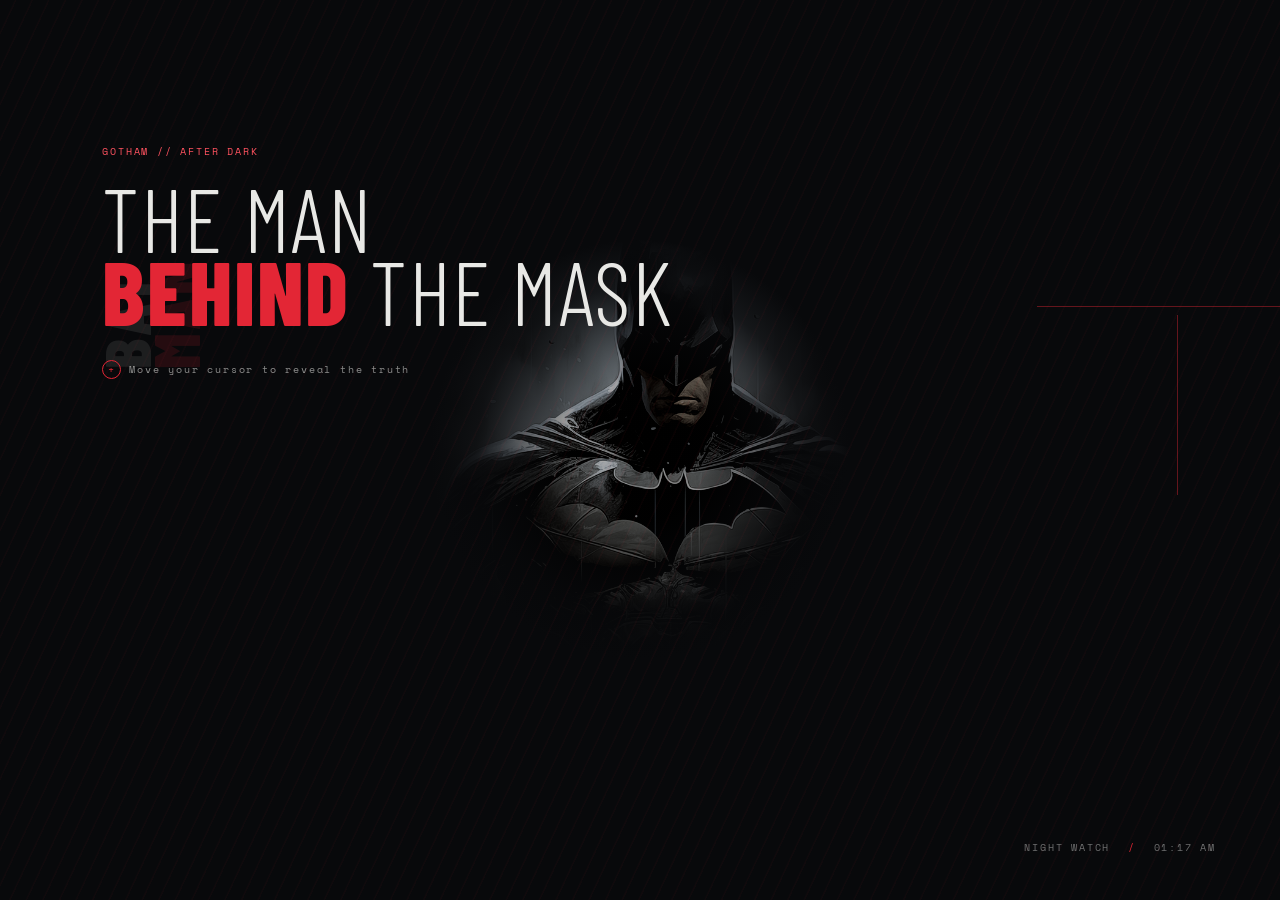
<file: Batman/index.html>
<!doctype html>
<html lang="en">
<head>
  <meta charset="utf-8">
  <meta name="viewport" content="width=device-width, initial-scale=1">
  <meta name="theme-color" content="#08090b">
  <title>Batman | The Man Behind the Mask</title>
  <link rel="stylesheet" href="styles.css">
</head>
<body>
  <main class="wallpaper" aria-label="Interactive dark vigilante wallpaper">
    <div class="sky"></div>
    <div class="moon" aria-hidden="true"></div>
    <div class="rooftops" aria-hidden="true"><i></i><i></i><i></i><i></i><i></i><i></i></div>

    <section class="scene" aria-label="The man behind the mask">
      <div class="man" aria-hidden="true">
        <img class="batman-photo" src="batman-8510022_1280.png" alt="">
        <div class="wayne" src="Bruce wayne.jpg" alt="">
          <div class="wayne-collar"></div>
          <div class="wayne-suit"><span class="tie"></span><span class="lapel left"></span><span class="lapel right"></span></div>
          <div class="wayne-face" aria-hidden="true"></div>
        </div>
      </div>

      <div class="veil" aria-hidden="true">
        <div class="mask-mark">BAT<br><b>MAN</b></div>
        <div class="mask-line one"></div><div class="mask-line two"></div>
      </div>
    </section>

    <header class="hud">
      <p class="kicker">GOTHAM // AFTER DARK</p>
      <h1>THE MAN<br><em>BEHIND</em> THE MASK</h1>
      <p class="hint"><span class="crosshair">+</span>Move your cursor to reveal the truth</p>
    </header>
    <footer class="signature">NIGHT WATCH <span>/</span> 01:17 AM</footer>
  </main>
  <script src="script.js"></script>
</body>
</html>
</file>
<file: style.css>
:root {
  color-scheme: dark;
  --bg: #07111f;
  --bg-soft: #0a1727;
  --panel: #0c1b2d;
  --line: rgba(169, 193, 220, .14);
  --text: #edf4fc;
  --muted: #93a7bd;
  --blue: #5b9cff;
  --blue-bright: #77b4ff;
  --mono: "DM Mono", "Courier New", monospace;
  --sans: "Manrope", "Segoe UI", sans-serif;
  --site-header-height: 76px;
}

* { box-sizing: border-box; }
html { scroll-behavior: smooth; scroll-padding-top: 90px; }
body { margin: 0; background: var(--bg); color: var(--text); font-family: var(--sans); font-size: 15px; line-height: 1.7; -webkit-font-smoothing: antialiased; }
a { color: inherit; text-decoration: none; }
button { font: inherit; }
main, .site-footer { position: relative; }
.site-footer { z-index: 1; }
.section-wrap { width: min(1160px, calc(100% - 64px)); margin-inline: auto; }
.skip-link { position: fixed; z-index: 20; top: 10px; left: 10px; padding: 10px 14px; transform: translateY(-150%); background: var(--blue); color: #06101d; border-radius: 5px; }
.skip-link:focus { transform: translateY(0); }

.site-header { position: sticky; z-index: 10; top: 0; background: rgba(7, 17, 31, .88); border-bottom: 1px solid rgba(169, 193, 220, .08); backdrop-filter: blur(16px); }
.nav-shell { width: min(1280px, calc(100% - 64px)); height: 76px; margin: auto; display: flex; align-items: center; justify-content: space-between; }
.wordmark { font-size: 23px; font-weight: 800; letter-spacing: -.09em; }
.wordmark span { color: var(--blue); }
.nav-links { display: flex; align-items: center; gap: 35px; color: #b2c1d1; font-size: 12px; font-weight: 600; }
.nav-links a { transition: color .2s ease; }
.nav-links a:hover, .nav-links a:focus-visible { color: var(--blue-bright); }
.nav-links .nav-contact { padding: 10px 15px; border: 1px solid var(--line); border-radius: 3px; color: var(--text); }
.nav-contact span { margin-left: 8px; color: var(--blue); }
.menu-toggle { display: none; }

.hero { width: 100%; height: calc(100vh - 76px); height: calc(100svh - 76px); min-height: 640px; margin: 0; padding: 0 max(20px, calc((100vw - 1160px) / 2)); position: relative; display: flex; align-items: center; overflow: hidden; isolation: isolate; background: #05080e; touch-action: pan-y; cursor: crosshair; }
.hero-image-layer { position: absolute; z-index: 0; inset: 0; overflow: hidden; pointer-events: none; background: #05080e; }
.hero-image { display: block; width: 100%; height: 100%; object-fit: cover; object-position: center 12%; filter: grayscale(.32) saturate(.62) contrast(1.08) brightness(.73); }
.hero-atmosphere { position: absolute; inset: 0; background: linear-gradient(90deg, rgba(3, 7, 13, .82) 0%, rgba(3, 7, 13, .61) 38%, rgba(3, 7, 13, .16) 72%, rgba(3, 7, 13, .22) 100%), linear-gradient(0deg, rgba(3, 7, 13, .74) 0%, transparent 38%, rgba(3, 7, 13, .28) 100%); }
/* Heavy storm: layered rain streaks and a full-scene lightning flash. */
.hero-rain { position:absolute; inset:0; z-index:2; width:100%; height:100%; pointer-events:none; opacity:.92; mix-blend-mode:screen; }
.hero-lightning { position:absolute; inset:0; z-index:3; pointer-events:none; opacity:0; background:rgba(207,228,255,0); }
.lightning-bolt { position:absolute; top:-2%; left:35%; width:clamp(190px, 30vw, 430px); height:105%; overflow:visible; opacity:0; }
.lightning-bolt path { fill:none; stroke-linecap:round; stroke-linejoin:round; }
.bolt-branch { stroke:rgba(155,205,255,.98); stroke-width:4.5; filter:drop-shadow(0 0 7px #a8d4ff) drop-shadow(0 0 18px #7bbaff); }
.bolt-main { stroke:#d6eaff; stroke-width:7; filter:drop-shadow(0 0 5px #fff) drop-shadow(0 0 13px #91c7ff) drop-shadow(0 0 26px #6eafff); }
.bolt-core { stroke:#fff; stroke-width:2.6; }
.hero-lightning.is-flashing { animation: storm-flash 1050ms steps(1,end) both; }
.hero-lightning.is-flashing .lightning-bolt { animation: bolt-strike 1050ms steps(1,end) both; }
@keyframes storm-flash {
  0%,100% {opacity:0;background:rgba(207,228,255,0)}
  5% {opacity:1;background:rgba(220,235,255,.52)}
  10% {opacity:.12;background:rgba(210,230,255,.08)}
  17% {opacity:.78;background:rgba(210,230,255,.34)}
  24% {opacity:.04;background:rgba(210,230,255,.02)}
  31% {opacity:.62;background:rgba(210,230,255,.25)}
  39%,100% {opacity:0;background:rgba(207,228,255,0)}
}
@keyframes bolt-strike {
  0%,100% {opacity:0}
  4%,8%,15%,19%,29%,34% {opacity:1}
  11%,23%,26%,37% {opacity:.02}
}
.hero-opening-mask { position: absolute; z-index: 11; top: calc(-1 * var(--site-header-height)); left: 0; display: block; width: 100vw; height: 100svh; background: transparent; pointer-events: none; }
.opening-face-teaser { position: absolute; z-index: 12; top: 0; left: 0; display: block; width: 100%; height: 100%; object-fit: cover; object-position: center 12%; filter: grayscale(.25) saturate(.68) brightness(1.5) contrast(1.08); opacity: .68; mix-blend-mode: screen; -webkit-mask-image: radial-gradient(ellipse 210px 225px at 56% 30%, #000 0%, rgba(0, 0, 0, .86) 43%, rgba(0, 0, 0, .4) 72%, transparent 100%); mask-image: radial-gradient(ellipse 210px 225px at 56% 30%, #000 0%, rgba(0, 0, 0, .86) 43%, rgba(0, 0, 0, .4) 72%, transparent 100%); pointer-events: none; transition: opacity .45s ease; }
.opening-face-teaser.is-hidden { opacity: 0; }
.opening-accessible-copy { position: absolute; width: 1px; height: 1px; overflow: hidden; clip: rect(0, 0, 0, 0); white-space: nowrap; clip-path: inset(50%); }
.hero-content { position: relative; z-index: 4; width: 100%; padding-block: 62px 87px; }
.hero-copy { max-width: 790px; position: relative; z-index: 1; }
.eyebrow { margin: 0 0 23px; color: var(--blue); font: 500 10px/1.5 var(--mono); letter-spacing: .13em; }
.status-dot { display: inline-block; width: 7px; height: 7px; margin: 0 10px 1px 0; border-radius: 50%; background: #73d3aa; box-shadow: 0 0 12px #73d3aa88; }
.eyebrow-divider { padding-inline: 8px; color: #62758a; }
h1, h2, h3, p { margin-top: 0; }
h1 { max-width: 900px; margin-bottom: 20px; font-size: clamp(66px, 8.8vw, 112px); line-height: .94; font-weight: 800; letter-spacing: -.09em; }
h1 span, h2 span { color: #8198b2; }
.hero-period { color: var(--blue); }
.name-red { color: #e32635; }
.hero, .hero-opening-mask, .opening-face-teaser { user-select: none; -webkit-user-select: none; }
.hero-opening-mask { cursor: crosshair; }
.hero-kicker { margin: -10px 0 17px; color: rgba(207, 220, 237, .72); font: 9px var(--mono); letter-spacing: .18em; }
.hero-kicker span { padding-inline: 7px; color: var(--blue); }
.hero-descriptor { margin-bottom: 19px; color: #c5d6e9; font-size: 13px; font-weight: 700; letter-spacing: .015em; }
.hero-descriptor span { padding-inline: 6px; color: var(--blue); }
.hero-intro { max-width: 610px; color: #a5b6c9; font-size: 15px; line-height: 1.9; }
.hero-intro strong { color: var(--text); font-weight: 700; }
.hero-tagline { display: inline-block; margin: 5px 0 0; padding-left: 12px; border-left: 2px solid var(--blue); color: var(--blue-bright); font-size: 12px; font-weight: 600; }
.hero-actions { display: flex; flex-wrap: wrap; align-items: flex-start; gap: 9px; margin-top: 27px; }
.button { display: inline-flex; min-height: 47px; align-items: center; justify-content: center; gap: 18px; padding: 0 17px; border: 1px solid transparent; border-radius: 3px; font-size: 11px; font-weight: 700; transition: background .2s, color .2s, border-color .2s, transform .2s; }
.button:hover { transform: translateY(-2px); }
.button-primary { background: var(--blue); color: #06101d; }
.button-primary:hover { background: var(--blue-bright); }
.button-quiet { border-color: var(--line); color: #cad6e3; }
.button-quiet:hover { border-color: var(--blue); color: var(--blue-bright); }
.button-unavailable { cursor: not-allowed; opacity: .88; }
.link-config-note { color: #7f93a9; font-size: 9px; line-height: 1.5; }
.explore-hint { margin: 13px 0 0; color: #8797b5; font-size: 10px; }
.hero-note { margin: 20px 0 0; color: #768ba2; font-size: 11px; }
.hero-footer { position: absolute; z-index: 4; right: max(20px, calc((100vw - 1160px) / 2)); bottom: 30px; left: max(20px, calc((100vw - 1160px) / 2)); display: flex; justify-content: space-between; padding-top: 15px; border-top: 1px solid rgba(169, 193, 220, .24); color: #a7b5c6; font: 9px var(--mono); letter-spacing: .04em; }
.hero-footer a { color: #bdcbd9; }
.hero-footer a span { margin-left: 7px; color: var(--blue); }
.hero.page-hidden .hero-rain { animation-play-state: paused; }


.proof-strip { border-block: 1px solid var(--line); background: rgba(9, 22, 37, .88); }
.proof-grid { min-height: 132px; display: grid; grid-template-columns: 1fr 1fr 1fr 1.3fr; align-items: center; gap: 27px; }
.proof-grid > div { display: flex; align-items: center; gap: 13px; }
.proof-grid strong { font-size: 30px; line-height: 1; letter-spacing: -.07em; white-space: nowrap; }
.proof-grid strong span { color: var(--blue); }
.proof-grid > div > span, .proof-grid > p { margin: 0; color: #8599b0; font-size: 10px; line-height: 1.6; }
.proof-grid > p { padding-left: 25px; border-left: 1px solid var(--line); }

.section-block { padding-block: 118px; }
.section-heading { max-width: 690px; margin-bottom: 55px; }
.section-heading .eyebrow { margin-bottom: 18px; }
h2 { margin-bottom: 18px; font-size: clamp(37px, 5vw, 59px); line-height: 1.14; letter-spacing: -.06em; font-weight: 700; }
.section-lede { max-width: 520px; margin: 0; color: var(--muted); font-size: 13px; line-height: 1.85; }
.expertise-layout { display: grid; grid-template-columns: .72fr 1.28fr; gap: 70px; padding-top: 34px; border-top: 1px solid var(--line); }
.expertise-intro { display: flex; flex-direction: column; justify-content: space-between; }
.index-mark { color: #6d8299; font: 10px var(--mono); letter-spacing: .09em; }
.expertise-intro p { max-width: 270px; margin-bottom: 8px; color: #9aacc0; font-size: 14px; line-height: 1.8; }
.expertise-list { display: grid; grid-template-columns: 1fr 1fr; column-gap: 38px; }
.expertise-item { min-height: 150px; display: grid; grid-template-columns: 28px 1fr 14px; gap: 10px; padding: 19px 0 22px; border-bottom: 1px solid var(--line); }
.item-number { padding-top: 4px; color: var(--blue); font: 9px var(--mono); }
.expertise-item h3 { margin: 0 0 9px; font-size: 14px; letter-spacing: -.02em; }
.expertise-item p { margin: 0; color: #879bb1; font-size: 11px; line-height: 1.75; }
.item-arrow { color: #60748c; font-size: 12px; }

.work-section { background: rgba(10, 23, 39, .88); border-block: 1px solid rgba(169, 193, 220, .07); }
.work-heading { display: block; max-width: 760px; margin: 0 0 38px; }
.project-list { border-top: 1px solid var(--line); }
.project-item { display: grid; grid-template-columns: 75px 1fr 35px; gap: 24px; padding: 36px 10px 38px 0; border-bottom: 1px solid var(--line); transition: padding .25s ease, background .25s ease; }
.project-item:hover { padding-right: 2px; padding-left: 10px; background: rgba(91, 156, 255, .035); }
.project-number { padding-top: 3px; color: #68809b; font: 10px var(--mono); }
.project-main .eyebrow { margin-bottom: 11px; font-size: 9px; }
.project-main h3 { margin-bottom: 11px; font-size: 22px; font-weight: 600; letter-spacing: -.04em; }
.project-story { max-width: 760px; margin: 0 0 19px; }
.project-story > div { display: grid; grid-template-columns: 105px 1fr; gap: 12px; margin-top: 8px; }
.project-story dt { padding-top: 2px; color: #b4c8dd; font: 9px var(--mono); }
.project-story dd { margin: 0; color: #91a5bb; font-size: 11px; line-height: 1.8; }
.tag-list { display: flex; flex-wrap: wrap; gap: 7px; margin: 0; padding: 0; list-style: none; }
.tag-list li { padding: 5px 8px; border: 1px solid rgba(169, 193, 220, .12); border-radius: 2px; color: #a9bbcf; font: 9px var(--mono); }
.project-mark { justify-self: end; color: var(--blue); font-size: 17px; }

.experience-layout { display: grid; grid-template-columns: 1.3fr .7fr; gap: 75px; align-items: start; }
.experience-timeline { border-top: 1px solid var(--line); }
.experience-item { display: grid; grid-template-columns: 150px 1fr; gap: 25px; padding: 28px 0 34px; border-bottom: 1px solid var(--line); }
.experience-meta { position: relative; color: #90a4ba; font: 10px var(--mono); }
.experience-meta > span:first-child { display: block; padding-top: 3px; }
.timeline-dot { position: absolute; top: 7px; right: -13px; width: 7px; height: 7px; border: 1px solid var(--blue); border-radius: 50%; background: var(--bg); }
.experience-content { padding-left: 12px; border-left: 1px solid rgba(91, 156, 255, .2); }
.experience-content .eyebrow { margin-bottom: 6px; font-size: 8px; }
.experience-content h3 { margin: 0; font-size: 20px; letter-spacing: -.04em; }
.role-title { margin: 2px 0 12px; color: #c1d0df; font-size: 11px; font-weight: 600; }
.experience-content > p:last-child { margin: 0; color: #8fa2b7; font-size: 11px; line-height: 1.85; }
.credentials-panel { padding: 27px; background: rgba(10, 23, 38, .92); border: 1px solid var(--line); }
.credentials-panel > .eyebrow { margin-bottom: 14px; }
.credentials-panel h3 { margin-bottom: 24px; font-size: 22px; line-height: 1.35; letter-spacing: -.04em; }
.certification-item { display: grid; grid-template-columns: 17px 1fr; gap: 7px; margin: 0; padding: 12px 0; border-top: 1px solid var(--line); color: #aebed0; font-size: 10px; line-height: 1.65; }
.certification-item > span:first-child { color: var(--blue); }
.certification-name small { display: block; margin-top: 3px; color: #71869d; font-size: 9px; }
.education-block { margin-top: 27px; padding-top: 20px; border-top: 1px solid var(--line); }
.education-block .eyebrow { margin-bottom: 13px; font-size: 9px; }
.education-block > p:not(.eyebrow) { margin-bottom: 16px; }
.education-block strong, .education-block span { display: block; }
.education-block strong { color: #c6d3e0; font-size: 10px; }
.education-block span { margin-top: 4px; color: #8499af; font-size: 9px; line-height: 1.6; }

.writing-section { background: rgba(10, 23, 39, .88); border-block: 1px solid var(--line); }
.writing-inner { min-height: 290px; display: flex; align-items: center; justify-content: space-between; gap: 35px; padding-block: 75px; }
.writing-inner .eyebrow { margin-bottom: 15px; }
.writing-inner h2 { max-width: 680px; margin: 0; font-size: clamp(32px, 4vw, 45px); }
.writing-action { min-width: 220px; }
.writing-action .button { white-space: nowrap; }
.config-note { margin: 0; color: #91a5bb; font-size: 11px; line-height: 1.8; }
.config-note code { color: var(--blue-bright); font: 10px var(--mono); }

.contact-section { padding-block: 118px 75px; }
.contact-top { max-width: 740px; }
.contact-top .eyebrow { margin-bottom: 18px; }
.contact-top h2 { font-size: clamp(48px, 7vw, 76px); }
.contact-top > p:not(.eyebrow) { max-width: 490px; margin: 25px 0; color: #92a7bd; font-size: 13px; line-height: 1.85; }
.contact-primary { display: grid; justify-items: start; gap: 6px; margin: 25px 0 20px; }
.contact-primary .button { min-height: 52px; padding-inline: 20px; font-size: 12px; }
.email-link { display: inline-flex; align-items: center; gap: 13px; padding-bottom: 8px; border-bottom: 1px solid rgba(91, 156, 255, .42); color: var(--blue-bright); font-size: 17px; font-weight: 600; }
.contact-bottom { display: flex; justify-content: space-between; align-items: center; gap: 24px; margin-top: 95px; padding-top: 20px; border-top: 1px solid var(--line); color: #8195aa; font: 9px var(--mono); }
.social-links { display: flex; flex-wrap: wrap; gap: 22px; align-items: center; }
.social-links a { color: #c0cedd; }
.social-links a:hover { color: var(--blue-bright); }
.social-links a span { padding-left: 5px; color: var(--blue); }
.social-links .social-email { color: #c0cedd; }
.social-unset { color: #637a92; }
.site-footer { border-top: 1px solid rgba(169, 193, 220, .08); }
.footer-inner { min-height: 78px; display: flex; align-items: center; justify-content: space-between; gap: 20px; }
.footer-inner .wordmark { font-size: 18px; }
.footer-inner p, .footer-inner > span { margin: 0; color: #70849b; font-size: 9px; }

.reveal { opacity: 1; transform: none; }
.js-enabled .reveal { opacity: 0; transform: translateY(16px); transition: opacity .65s ease, transform .65s ease; }
.js-enabled .reveal.is-visible { opacity: 1; transform: translateY(0); }
a:focus-visible, button:focus-visible { outline: 2px solid var(--blue-bright); outline-offset: 4px; }

@media (max-width: 900px) {
  .hero { min-height: 640px; }
  .hero-content { padding-block: 62px 87px; }
  .hero-image { object-position: 55% 10%; }
  h1 { font-size: clamp(60px, 8vw, 84px); }
  .proof-grid { grid-template-columns: 1fr 1fr; padding-block: 24px; }
  .proof-grid > p { padding-left: 0; border: 0; }
  .expertise-layout { gap: 35px; }
  .expertise-list { column-gap: 20px; }
  .experience-layout { grid-template-columns: 1.1fr .9fr; gap: 35px; }
}
@media (max-width: 680px) {
  :root { --site-header-height: 66px; }
  html { scroll-padding-top: 72px; }
  .section-wrap, .nav-shell { width: min(100% - 40px, 520px); }
  .nav-shell { height: 66px; }
  .menu-toggle { display: flex; align-items: center; gap: 12px; padding: 9px 0 9px 12px; border: 0; background: transparent; color: #d6e0ea; font-size: 11px; }
  .menu-icon { display: grid; gap: 5px; }
  .menu-icon i { width: 17px; height: 1px; background: var(--blue-bright); transition: transform .2s; }
  .menu-toggle[aria-expanded="true"] .menu-icon i:first-child { transform: translateY(3px) rotate(45deg); }
  .menu-toggle[aria-expanded="true"] .menu-icon i:last-child { transform: translateY(-3px) rotate(-45deg); }
  .nav-links { position: absolute; top: 66px; right: 0; left: 0; display: none; flex-direction: column; align-items: stretch; gap: 0; padding: 8px 20px 17px; border-bottom: 1px solid var(--line); background: #081423; }
  .nav-links.is-open { display: flex; }
  .nav-links a { padding: 13px 0; border-bottom: 1px solid rgba(169, 193, 220, .08); }
  .nav-links .nav-contact { margin-top: 10px; padding: 11px 13px; text-align: center; border: 1px solid var(--line); }
  .hero { height: auto; min-height: 900px; display: flex; flex-direction: column; align-items: stretch; padding: 0 20px; }
  .hero-content { padding-block: 94px 150px; }
  .hero-copy { max-width: 580px; }
  .hero-image { object-position: 52% top; }
  .opening-face-teaser { object-position: 52% top; -webkit-mask-image: radial-gradient(ellipse 100px 122px at 56% 28%, #000 0%, rgba(0, 0, 0, .78) 35%, rgba(0, 0, 0, .24) 68%, transparent 100%); mask-image: radial-gradient(ellipse 100px 122px at 56% 28%, #000 0%, rgba(0, 0, 0, .78) 35%, rgba(0, 0, 0, .24) 68%, transparent 100%); }
  .hero-atmosphere { background: linear-gradient(90deg, rgba(3, 7, 13, .77), rgba(3, 7, 13, .42) 70%, rgba(3, 7, 13, .28)), linear-gradient(0deg, rgba(3, 7, 13, .72), transparent 52%, rgba(3, 7, 13, .34)); }
  
  .eyebrow { font-size: 9px; }
  h1 { margin-bottom: 16px; font-size: clamp(48px, 13vw, 68px); }
  .hero-descriptor { font-size: 11px; }
  .hero-intro { font-size: 13px; }
  .hero-tagline { font-size: 11px; }
  .hero-actions { gap: 8px; }
  .button { min-height: 43px; padding-inline: 12px; font-size: 10px; }
  .hero-actions { align-items: stretch; }
  .hero-footer { right: 20px; bottom: 20px; left: 20px; display: grid; grid-template-columns: 1fr 1fr; gap: 12px; font-size: 8px; }
  .hero-footer a { grid-column: 1 / -1; }
  .proof-grid { gap: 20px 10px; }
  .proof-grid > div { gap: 8px; }
  .proof-grid strong { font-size: 25px; }
  .proof-grid > div > span, .proof-grid > p { font-size: 9px; }
  .section-block { padding-block: 82px; }
  .section-heading { margin-bottom: 37px; }
  h2 { font-size: clamp(34px, 9vw, 48px); }
  .expertise-layout { display: block; padding-top: 22px; }
  .expertise-intro { margin-bottom: 20px; gap: 15px; }
  .expertise-intro p { max-width: 410px; font-size: 12px; }
  .expertise-list { display: block; }
  .expertise-item { min-height: auto; padding-block: 18px; }
  .expertise-item p { font-size: 10px; }
  .work-heading { display: block; }
  .project-item { grid-template-columns: 35px 1fr 16px; gap: 10px; padding-block: 27px; }
  .project-main h3 { font-size: 19px; }
  .project-story > div { grid-template-columns: 84px 1fr; gap: 8px; }
  .project-story dt { font-size: 8px; }
  .project-story dd { font-size: 10px; }
  .tag-list li { font-size: 8px; }
  .experience-layout { display: flex; flex-direction: column; gap: 40px; }
  .experience-timeline, .credentials-panel { width: 100%; }
  .experience-item { grid-template-columns: 1fr; gap: 10px; padding-block: 22px; }
  .experience-meta > span:first-child { padding: 0; }
  .timeline-dot { top: 4px; right: 2px; }
  .experience-content { padding-left: 12px; }
  .writing-inner { min-height: auto; display: block; padding-block: 69px; }
  .writing-action { min-width: auto; margin-top: 26px; }
  .contact-section { padding-block: 83px 55px; }
  .contact-top h2 { font-size: clamp(43px, 12vw, 60px); }
  .email-link { font-size: 15px; }
  .contact-primary { margin-top: 22px; }
  .contact-bottom { align-items: flex-start; flex-direction: column; margin-top: 65px; font-size: 8px; }
  .social-links { gap: 13px; flex-direction: column; align-items: flex-start; }
  .footer-inner { min-height: 72px; flex-wrap: wrap; justify-content: space-between; }
  .footer-inner p { display: none; }
}
@media (max-width: 360px) {
  h1 { font-size: clamp(40px, 12vw, 48px); }
  .hero-actions .button { gap: 9px; padding-inline: 9px; }
  .proof-grid { grid-template-columns: minmax(0, 1fr); }
}
@media (prefers-reduced-motion: reduce) {
  *, *::before, *::after { scroll-behavior: auto !important; animation-duration: .01ms !important; animation-iteration-count: 1 !important; transition-duration: .01ms !important; }
  .reveal { opacity: 1; transform: none; }
  .hero-rain { opacity: .48; }
}


/* Private contact form: recipient address is configured in the form provider, not in public site code. */
.private-contact-form { display: grid; gap: 10px; width: min(100%, 620px); margin-top: 26px; }
.private-contact-form label { color: #c0cedd; font: 10px var(--mono); letter-spacing: .06em; }
.private-contact-form input:not([type="hidden"]), .private-contact-form textarea { width: 100%; box-sizing: border-box; border: 1px solid rgba(129,149,170,.32); border-radius: 2px; background: rgba(5,12,22,.72); color: #eef4ff; padding: 13px 14px; font: 14px/1.5 var(--sans); outline: none; }
.private-contact-form input:focus, .private-contact-form textarea:focus { border-color: var(--blue-bright); box-shadow: 0 0 0 2px rgba(91,156,255,.14); }
.private-contact-form textarea { resize: vertical; min-height: 130px; }
.private-contact-form button { justify-self: start; cursor: pointer; margin-top: 6px; }
.contact-form-status { color: #8195aa; font-size: 12px; line-height: 1.6; margin: 3px 0 0; }
.contact-honeypot { position: absolute !important; left: -10000px !important; width: 1px !important; height: 1px !important; opacity: 0 !important; }


/* Keep all four career highlights visually consistent. */
.expertise-list { align-items: stretch; }
.expertise-item { min-height: 138px; }
.expertise-item h3 { color: #e8f0fb; }
@media (max-width: 760px) { .expertise-item { min-height: auto; } }
</file>
<file: Batman/styles.css>
@import url('https://fonts.googleapis.com/css2?family=Barlow+Condensed:wght@300;500;700;800&family=Space+Mono:wght@400;700&display=swap');

:root { --ink: #08090b; --red: #e32635; --soft-red: #ff5360; --paper: #e8e8e5; }
* { box-sizing: border-box; }
html, body { margin: 0; width: 100%; height: 100%; overflow: hidden; background: var(--ink); }
body { color: var(--paper); font-family: 'Barlow Condensed', sans-serif; }
.wallpaper { position: relative; width: 100vw; height: 100vh; min-height: 560px; overflow: hidden; isolation: isolate; background: #090a0d; cursor: crosshair; }
.sky { position: absolute; inset: 0; z-index: -5; background: radial-gradient(ellipse at 67% 31%, #4b1017 0%, #210b11 20%, transparent 46%), linear-gradient(115deg, #07080a 0%, #101116 47%, #18090d 100%); }
.sky::after { content: ''; position: absolute; inset: 0; opacity: .16; background-image: linear-gradient(90deg, transparent 49.8%, #e32635 50%, transparent 50.2%), linear-gradient(0deg, transparent 49.8%, #e32635 50%, transparent 50.2%); background-size: 88px 88px; mix-blend-mode: screen; }
.moon { position: absolute; z-index: -3; top: 14%; right: 16%; width: clamp(100px, 15vw, 220px); aspect-ratio: 1; border: 1px solid rgba(255, 83, 96, .5); border-radius: 50%; box-shadow: 0 0 80px rgba(227, 38, 53, .2), inset -18px -8px 0 rgba(20, 5, 8, .5); background: #371016; }
.rooftops { position: absolute; z-index: -2; bottom: 0; width: 100%; height: 32%; display: flex; align-items: end; gap: 1.3vw; padding: 0 4vw; opacity: .72; }
.rooftops i { display: block; width: 14%; background: linear-gradient(90deg, #07080b, #161014); box-shadow: inset 0 5px 0 #300b11; }
.rooftops i:nth-child(1) { height: 54%; } .rooftops i:nth-child(2) { height: 79%; } .rooftops i:nth-child(3) { height: 42%; } .rooftops i:nth-child(4) { height: 92%; } .rooftops i:nth-child(5) { height: 62%; } .rooftops i:nth-child(6) { height: 75%; }
.rooftops i::after { content: ''; display: block; width: 4px; height: 4px; margin: 15px; background: var(--red); box-shadow: 27px 45px var(--red), 58px 18px #7d2029, 84px 79px var(--red); opacity: .55; }
.scene { position: absolute; inset: 0; overflow: hidden; }
.man { position: absolute; left: 52%; bottom: -5%; width: min(45vw, 560px); height: 87%; transform: translateX(-50%); filter: drop-shadow(0 0 28px rgba(227,38,53,.3)); }
.batman-photo { display: block; width: 100%; height: 100%; object-fit: cover; object-position: center top; border-radius: 46% 46% 0 0; filter: contrast(1.12) saturate(.72) brightness(.68); mix-blend-mode: screen; }
.wayne { position: absolute; inset: 0; opacity: 0; pointer-events: none; background: #090a0d; -webkit-mask-image: radial-gradient(circle 185px at var(--x, 50%) var(--y, 50%), #000 0 45%, transparent 82%); mask-image: radial-gradient(circle 185px at var(--x, 50%) var(--y, 50%), #000 0 45%, transparent 82%); transition: opacity .2s ease-out; }
.wayne-suit { position: absolute; left: 50%; top: 34%; width: 54%; height: 66%; transform: translateX(-50%); background: linear-gradient(100deg, #050608, #25272c 45%, #0b0c0f 55%, #050608); clip-path: polygon(26% 0, 74% 0, 100% 100%, 0 100%); box-shadow: inset 0 1px 0 rgba(255,83,96,.24); }
.wayne-collar { position: absolute; z-index: 2; left: 50%; top: 31%; width: 24%; height: 15%; transform: translateX(-50%); background: #d5d0ca; clip-path: polygon(0 0, 50% 35%, 100% 0, 76% 100%, 50% 72%, 24% 100%); }
.tie { position: absolute; z-index: 1; left: 50%; top: 4%; width: 9%; height: 33%; transform: translateX(-50%); background: #470f18; clip-path: polygon(50% 0, 100% 16%, 73% 100%, 50% 86%, 27% 100%, 0 16%); }
.lapel { position: absolute; top: 2%; width: 28%; height: 30%; border-top: 2px solid rgba(232,232,229,.42); } .lapel.left { left: 21%; transform: skewY(27deg); } .lapel.right { right: 21%; transform: skewY(-27deg); }
.wayne-face { position: absolute; z-index: 3; left: 50%; top: 7%; width: 25%; height: 29%; transform: translateX(-50%); border-radius: 47% 47% 42% 42%; background: radial-gradient(ellipse at 58% 48%, #c58b72 0 20%, transparent 21%), linear-gradient(105deg, #171116 0 25%, #6d3b35 46%, #2a1719 68%, #0b0b0e 100%); clip-path: ellipse(46% 49% at 50% 50%); box-shadow: 0 0 0 1px rgba(255,83,96,.35), 0 0 18px rgba(227,38,53,.28); filter: contrast(1.08) saturate(.72) brightness(.78); }
.wayne-face::before { content: ''; position: absolute; left: 5%; right: 5%; top: -10%; height: 42%; border-radius: 55% 50% 20% 20%; background: #090a0d; transform: rotate(-4deg); }
.wayne-face::after { content: ''; position: absolute; left: 24%; right: 24%; top: 47%; height: 2px; background: rgba(16,10,12,.75); box-shadow: 0 13px 0 rgba(58,21,22,.85); }
.cape { position: absolute; left: 50%; bottom: 0; width: 112%; height: 80%; transform: translateX(-50%); background: linear-gradient(100deg, #050609 8%, #260b12 48%, #050609 92%); clip-path: polygon(38% 4%, 17% 14%, 0 91%, 17% 82%, 26% 100%, 39% 84%, 51% 100%, 64% 84%, 78% 100%, 100% 91%, 84% 14%, 63% 4%); }
.shoulders { position: absolute; left: 50%; top: 31%; width: 70%; height: 24%; transform: translateX(-50%); border-radius: 48% 48% 12% 12%; background: linear-gradient(90deg, #07080a, #191a1f 42%, #3a1118 50%, #191a1f 58%, #07080a); box-shadow: inset 0 1px 0 rgba(255,83,96,.22); }
.neck { position: absolute; left: 50%; top: 23%; width: 17%; height: 17%; transform: translateX(-50%); background: #0b0c0f; clip-path: polygon(18% 0, 82% 0, 100% 100%, 0 100%); }
.head { position: absolute; left: 50%; top: 9%; width: 25%; height: 29%; transform: translateX(-50%); border-radius: 46% 46% 43% 43%; background: linear-gradient(105deg, #08090c 4%, #191a20 42%, #6d1c25 53%, #090a0d 78%); overflow: visible; box-shadow: inset -9px -4px 0 rgba(0,0,0,.3), 0 0 0 1px rgba(255,83,96,.18); }
.head::before { content: ''; position: absolute; z-index: 1; left: 9%; right: 9%; top: 36%; height: 19%; background: #08090c; clip-path: polygon(0 8%, 43% 36%, 50% 0, 57% 36%, 100% 8%, 87% 100%, 13% 100%); opacity: .92; }
.head::after { content: ''; position: absolute; left: 11%; right: 11%; bottom: -2%; height: 28%; background: #0d0e11; clip-path: polygon(0 0, 50% 35%, 100% 0, 77% 100%, 23% 100%); }
.ear { position: absolute; top: -27%; width: 42%; height: 49%; background: #0e0f13; clip-path: polygon(50% 0, 100% 100%, 0 82%); filter: drop-shadow(0 2px 0 rgba(227,38,53,.25)); } .ear.left { left: 0; } .ear.right { right: 0; transform: scaleX(-1); }
.face-light { position: absolute; inset: 7% 10% 0; background: linear-gradient(100deg, transparent 27%, rgba(255,139,145,.66) 49%, transparent 70%); clip-path: polygon(48% 0, 96% 35%, 75% 100%, 25% 100%, 0 50%); }
.eye { position: absolute; z-index: 1; top: 43%; width: 27%; height: 4px; background: var(--soft-red); box-shadow: 0 0 9px var(--red); } .eye.left { left: 14%; transform: rotate(8deg); } .eye.right { right: 14%; transform: rotate(-8deg); }
.chest { position: absolute; left: 50%; top: 38%; width: 41%; height: 41%; transform: translateX(-50%); border-radius: 40% 40% 0 0; background: linear-gradient(90deg, #08090b, #222329 42%, #3a1017 50%, #222329 58%, #08090b); box-shadow: inset 0 1px 0 rgba(255,83,96,.18); }
.chest::after { content: ''; position: absolute; left: 15%; right: 15%; top: 27%; bottom: 4%; border: 1px solid rgba(232,232,229,.1); border-radius: 20% 20% 0 0; }
.emblem { position: absolute; z-index: 1; top: 13%; left: 50%; transform: translateX(-50%) rotate(-8deg); color: var(--red); font-family: 'Space Mono', monospace; font-size: clamp(22px, 4vw, 48px); font-weight: 700; text-shadow: 0 0 20px var(--red); }
.arm { position: absolute; top: 37%; width: 21%; height: 53%; background: linear-gradient(90deg, #07080a, #17181d); box-shadow: inset 0 1px 0 rgba(255,83,96,.16); } .arm-left { left: 8%; transform: rotate(10deg); } .arm-right { right: 8%; transform: rotate(-10deg); }
.veil { position: absolute; inset: 0; z-index: 2; background: radial-gradient(circle 210px at var(--x, 50%) var(--y, 50%), transparent 0%, rgba(8,9,11,.05) 34%, rgba(8,9,11,.86) 78%, #08090b 100%); transition: background .12s ease-out; }
.veil::after { content: ''; position: absolute; inset: 0; background: repeating-linear-gradient(115deg, transparent 0 13px, rgba(227,38,53,.035) 14px 15px); pointer-events: none; }
.mask-mark { position: absolute; top: 41%; left: 8%; color: rgba(232,232,229,.72); font-size: clamp(26px, 5vw, 72px); font-weight: 800; letter-spacing: .04em; line-height: .76; opacity: .13; transform: rotate(-90deg); transform-origin: left top; }
.mask-mark b { color: var(--red); font-weight: 800; }
.mask-line { position: absolute; background: var(--red); opacity: .42; } .mask-line.one { right: 0; top: 34%; width: 19vw; height: 1px; } .mask-line.two { right: 8%; top: 35%; width: 1px; height: 20vh; }
.hud { position: absolute; z-index: 4; left: clamp(28px, 8vw, 12%); top: 16%; pointer-events: none; }
.kicker, .signature, .hint { font-family: 'Space Mono', monospace; font-size: 10px; letter-spacing: .18em; }
.kicker { color: var(--soft-red); margin: 0 0 22px; } h1 { margin: 0; font-size: clamp(42px, 7vw, 104px); line-height: .82; letter-spacing: .02em; font-weight: 300; } h1 em { color: var(--red); font-style: normal; font-weight: 800; } .hint { margin-top: 32px; color: rgba(232,232,229,.6); } .crosshair { display: inline-grid; place-items: center; width: 19px; height: 19px; margin-right: 8px; border: 1px solid var(--red); border-radius: 50%; color: var(--red); }
.signature { position: absolute; z-index: 4; right: 5%; bottom: 5%; color: rgba(232,232,229,.46); } .signature span { color: var(--red); margin: 0 10px; }
@media (max-width: 650px) { .hud { top: 10%; left: 24px; max-width: 55vw; } h1 { font-size: clamp(36px, 10vw, 58px); } .man { left: 64%; width: 66vw; height: 72%; } .wayne { -webkit-mask-image: radial-gradient(circle 155px at var(--x, 50%) var(--y, 50%), #000 0 45%, transparent 82%); mask-image: radial-gradient(circle 155px at var(--x, 50%) var(--y, 50%), #000 0 45%, transparent 82%); } .moon { top: 35%; right: -7%; } .hint { margin-top: 24px; font-size: 9px; } .mask-mark { left: 6%; } }
@media (prefers-reduced-motion: reduce) { .veil { transition: none; } }
</file>
